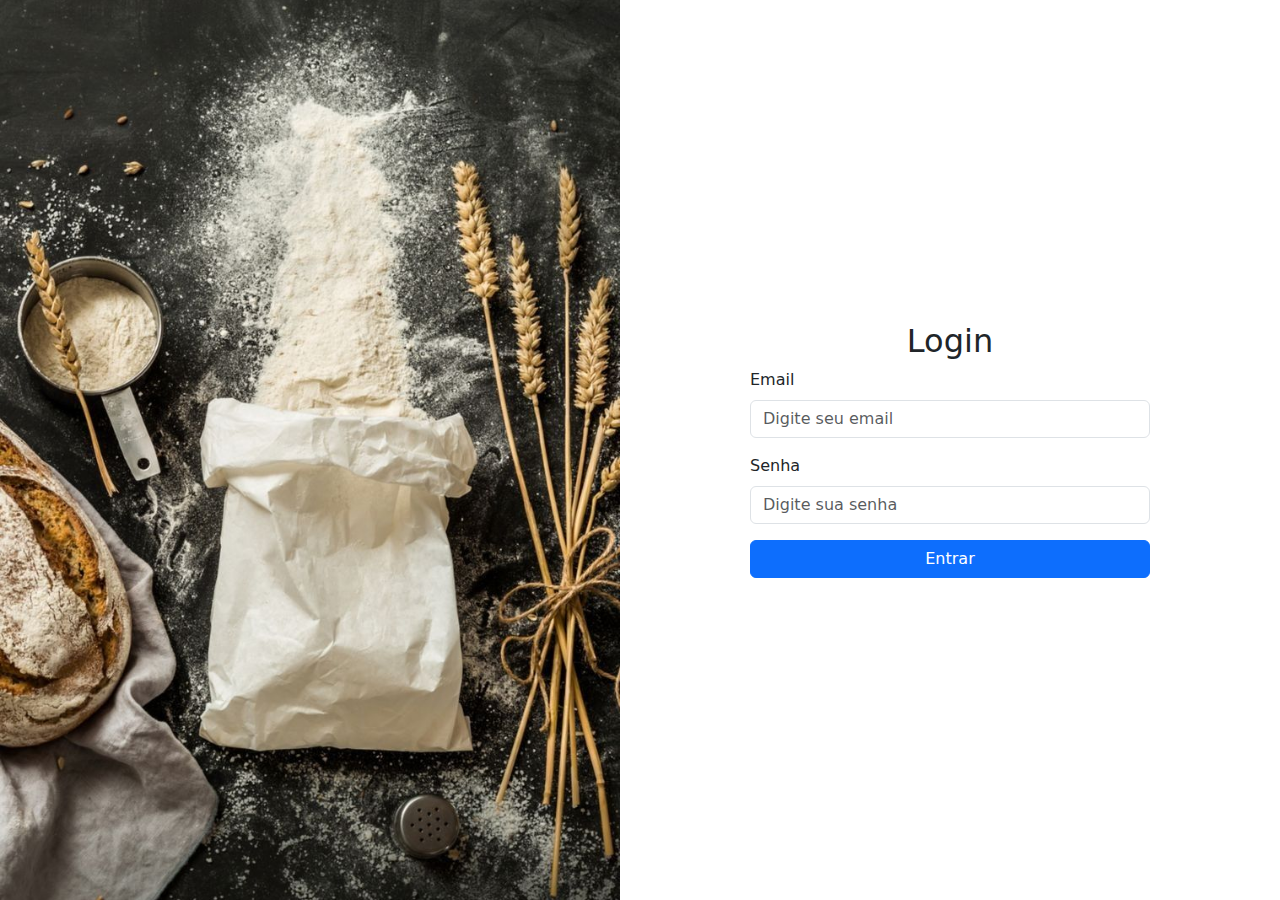
<file: login.html>
<!doctype html>
<html lang="pt-br">
  <head>
    <meta charset="utf-8">
    <meta name="viewport" content="width=device-width, initial-scale=1">
    <title>Login - FA confeitaria</title>
    <script src="js/login.js" defer></script>
    <link rel="stylesheet" href="css/login.css">
    <link href="https://cdn.jsdelivr.net/npm/bootstrap@5.3.3/dist/css/bootstrap.min.css" rel="stylesheet" integrity="sha384-QWTKZyjpPEjISv5WaRU9OFeRpok6YctnYmDr5pNlyT2bRjXh0JMhjY6hW+ALEwIH" crossorigin="anonymous">
    <link rel="shortcut icon" href="img/LOGO.svg" type="image/x-icon">
  </head>
  <body>
    <div class="landing-page">
      <div class="page-content">
        <!-- Seção da Imagem -->
        <div class="image-section">
          <img src="img/login.jpg" alt="Imagem de Login" class="img-fluid">
        </div>
        <!-- Seção do Formulário -->
        <div class="form-section">
          <div class="form-container">
            <h2 class="text-center">Login</h2>
            <form id="loginForm">
              <div class="mb-3">
                <label for="email" class="form-label">Email</label>
                <input type="email" class="form-control" id="email" placeholder="Digite seu email" required>
              </div>
              <div class="mb-3">
                <label for="password" class="form-label">Senha</label>
                <input type="password" class="form-control" id="password" placeholder="Digite sua senha" required>
              </div>
              <button type="submit" class="btn btn-primary w-100">Entrar</button>
            </form>
            <div id="loginError" class="alert alert-danger mt-3 d-none">Email ou senha incorretos!</div>
          </div>
        </div>
      </div>
    </div>
  </body>
</html>
</file>
<file: css/login.css>
/* Adicionando um estilo básico para a página */
body, html {
  margin: 0;
  padding: 0;
  height: 100%;
}

.landing-page {
  display: flex;
  justify-content: center;
  align-items: center;
  height: 100vh;
}

/* Estilo do conteúdo da página */
.page-content {
  display: flex;
  width: 100%;
  height: 100%;
}

/* Estilo para a seção da imagem */
.image-section {
  flex: 1; /* Ocupa toda a largura da tela */
  height: 100%;
  position: relative;
  overflow: hidden; /* Garante que a imagem não ultrapasse os limites */
}

.image-section img {
  width: 100%;
  height: 100%;
  object-fit: cover; /* Faz a imagem cobrir todo o espaço sem distorção */
}

/* Estilo para a seção do formulário */
.form-section {
  flex: 1; /* Ocupa a outra metade da tela */
  background: #fff;
  display: flex;
  justify-content: center;
  align-items: center;
  padding: 20px;
}

.form-container {
  width: 100%;
  max-width: 400px;
}

/* Adicionando um espaçamento e estilo para os inputs e botões */
input.form-control {
  margin-bottom: 15px;
}

button {
  margin-top: 10px;
}

/* Estilo de alerta de erro */
#loginError {
  display: none;
}
</file>
